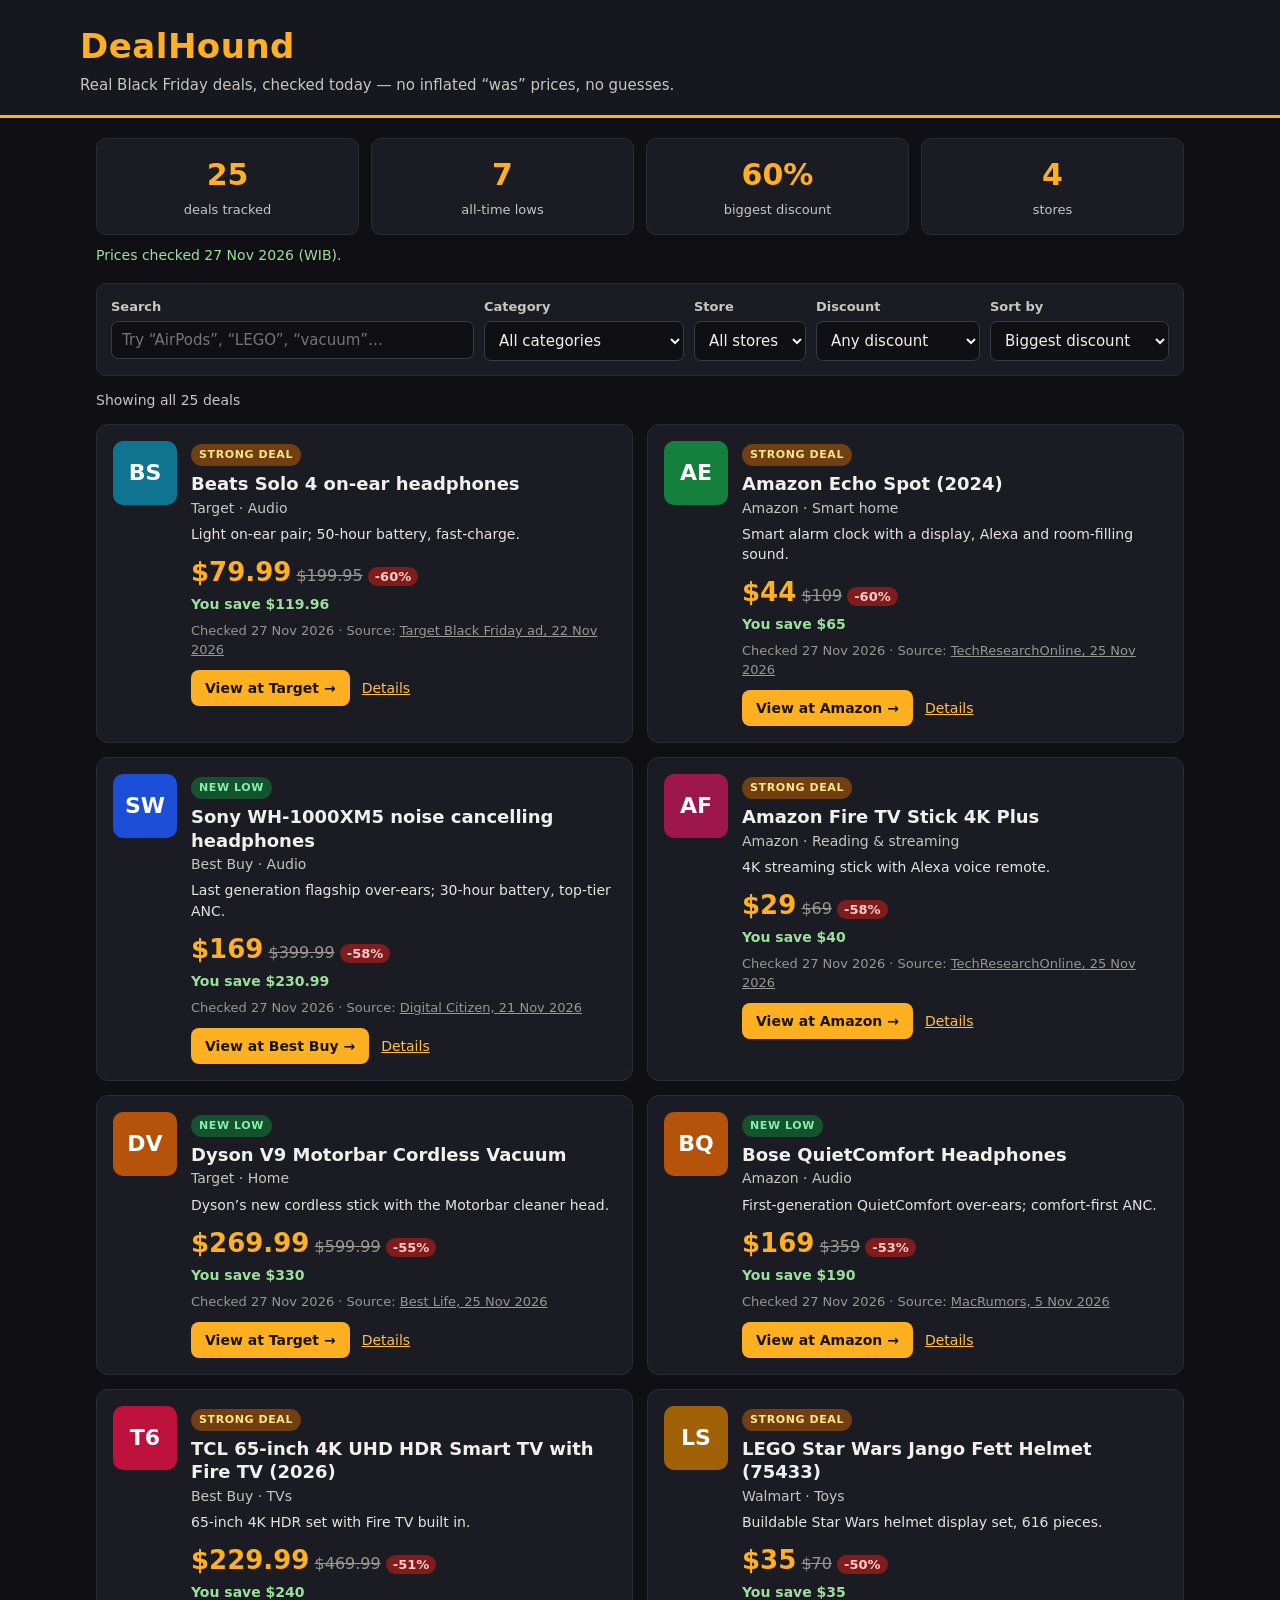
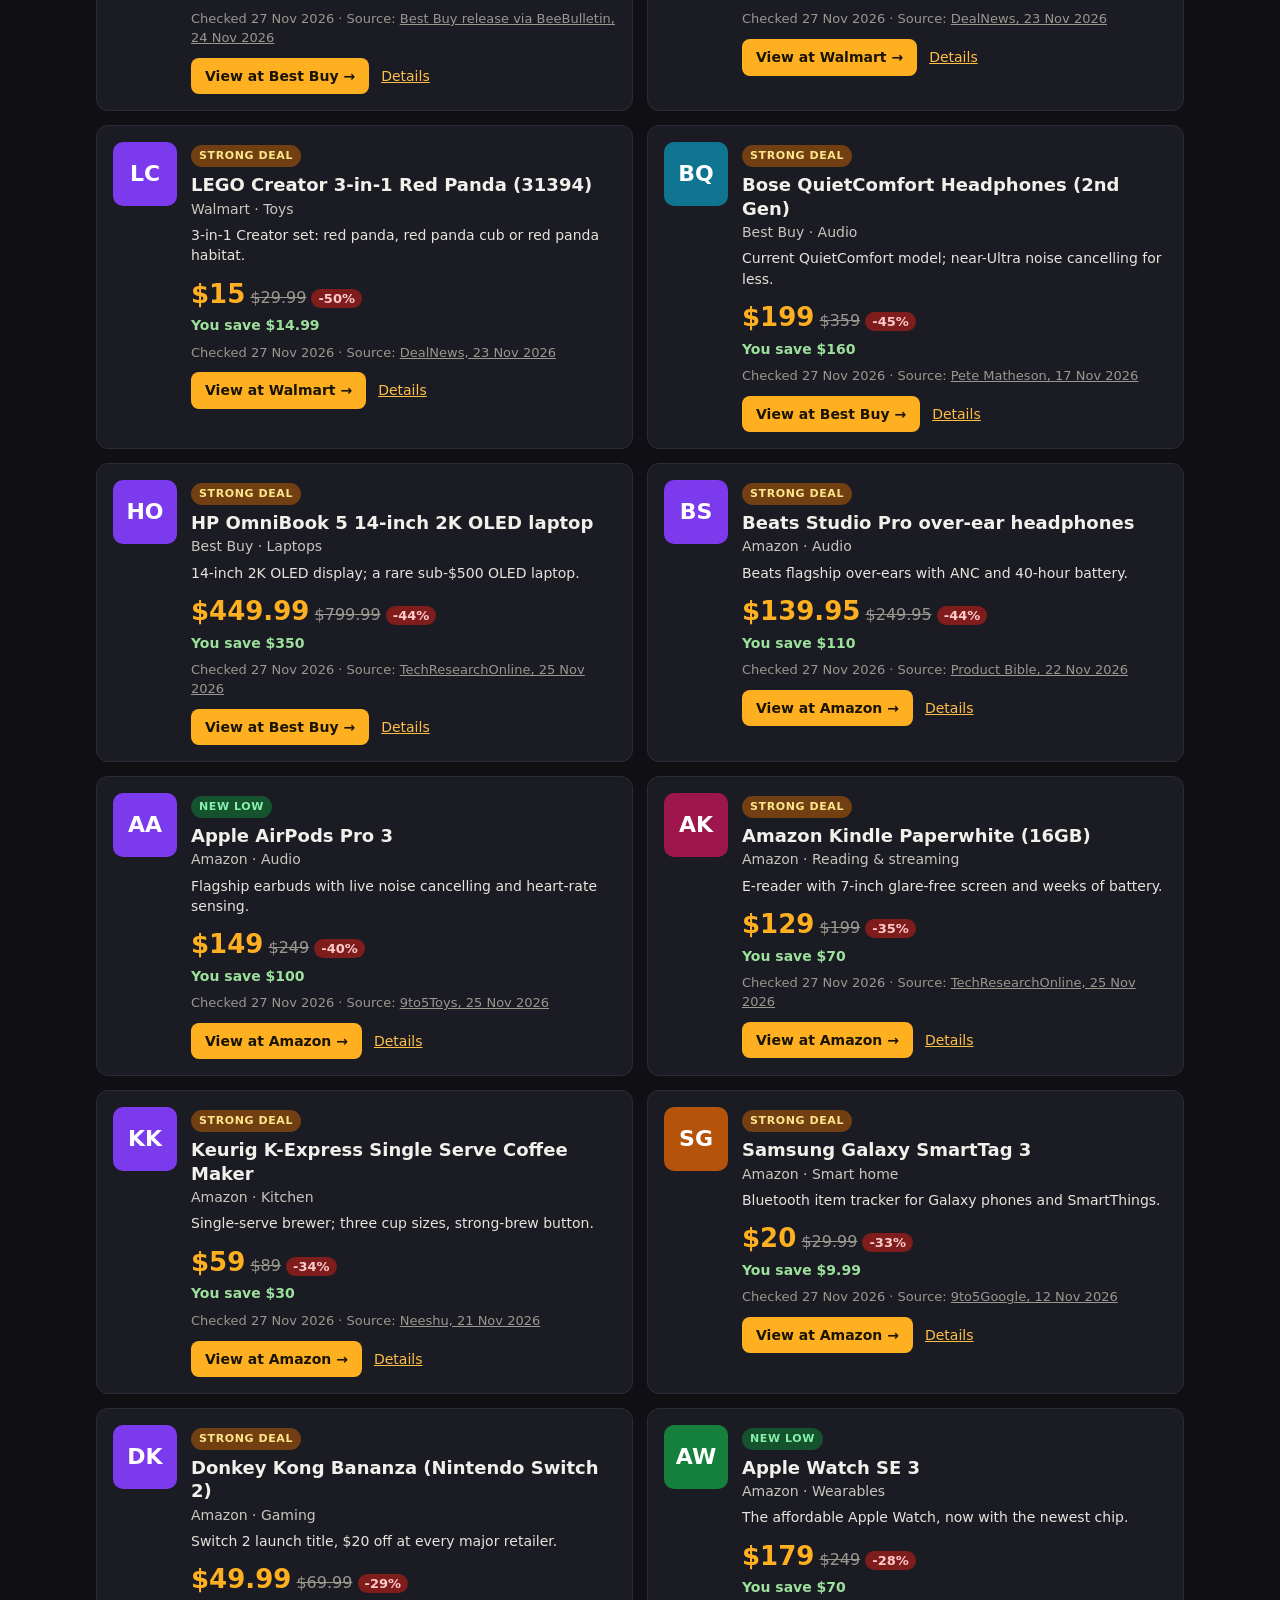
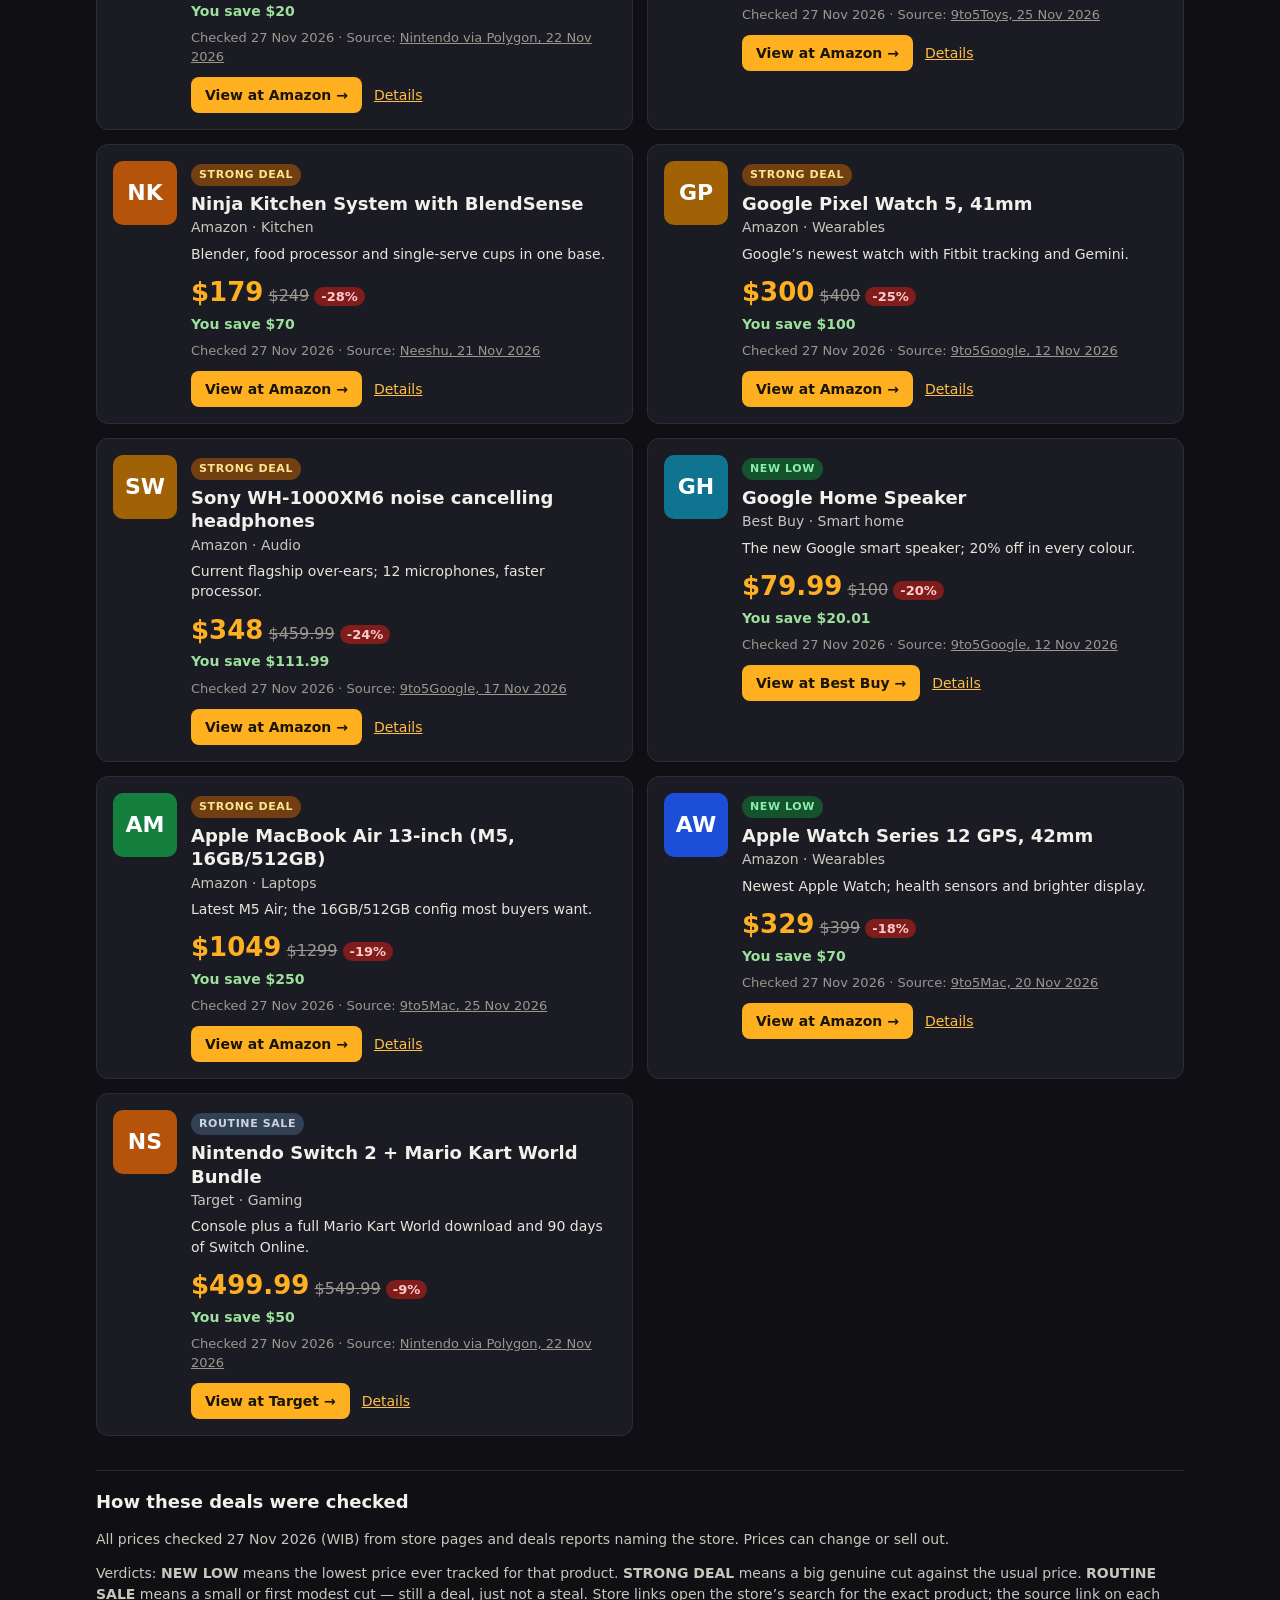
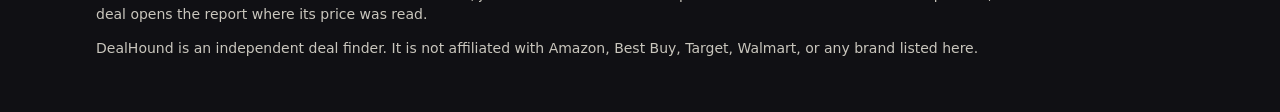
<file: app/index.html>
<!doctype html>
<html lang="en">
<head>
<meta charset="utf-8">
<meta name="viewport" content="width=device-width, initial-scale=1">
<title>DealHound — Real Black Friday Deals, Checked Today</title>
<meta name="description" content="Black Friday 2026 deals checked on 27 Nov 2026: real products at real stores, with sale price, usual price, discount and an honest verdict on each.">
<link rel="stylesheet" href="style.css">
</head>
<body>
<header class="site-head">
  <div class="head-inner">
    <p class="brand">DealHound</p>
    <p class="tagline">Real Black Friday deals, checked today — no inflated “was” prices, no guesses.</p>
  </div>
</header>

<main>
  <section class="stats" aria-label="Deal summary">
    <div class="stat"><span class="stat-num" id="stat-deals">–</span><span class="stat-label">deals tracked</span></div>
    <div class="stat"><span class="stat-num" id="stat-new-lows">–</span><span class="stat-label">all-time lows</span></div>
    <div class="stat"><span class="stat-num" id="stat-best-saving">–</span><span class="stat-label">biggest discount</span></div>
    <div class="stat"><span class="stat-num" id="stat-stores">–</span><span class="stat-label">stores</span></div>
  </section>

  <p class="checked-line" id="checked-line"></p>

  <section id="list-view">
    <div class="controls">
      <label class="control search-control">Search
        <input id="search-box" type="search" placeholder="Try “AirPods”, “LEGO”, “vacuum”…">
      </label>
      <label class="control">Category
        <select id="filter-category">
          <option value="All">All categories</option>
        </select>
      </label>
      <label class="control">Store
        <select id="filter-store">
          <option value="All">All stores</option>
        </select>
      </label>
      <label class="control">Discount
        <select id="filter-discount">
          <option value="0">Any discount</option>
          <option value="20">20% off or more</option>
          <option value="40">40% off or more</option>
          <option value="50">50% off or more</option>
        </select>
      </label>
      <label class="control">Sort by
        <select id="sort-pick">
          <option value="discount">Biggest discount</option>
          <option value="saving">Biggest saving ($)</option>
          <option value="price">Lowest price</option>
          <option value="name">Name A–Z</option>
        </select>
      </label>
    </div>

    <p id="result-count" class="result-count" aria-live="polite"></p>
    <div id="deal-grid" class="deal-grid"></div>
  </section>

  <section id="detail-view" hidden>
    <div id="detail-body" class="detail-body"></div>
  </section>

  <footer class="method">
    <h2>How these deals were checked</h2>
    <p id="method-line"></p>
    <p>Verdicts: <strong>NEW LOW</strong> means the lowest price ever tracked for that product. <strong>STRONG DEAL</strong> means a big genuine cut against the usual price. <strong>ROUTINE SALE</strong> means a small or first modest cut — still a deal, just not a steal. Store links open the store’s search for the exact product; the source link on each deal opens the report where its price was read.</p>
    <p>DealHound is an independent deal finder. It is not affiliated with Amazon, Best Buy, Target, Walmart, or any brand listed here.</p>
  </footer>
</main>

<script type="module" src="main.js"></script>
</body>
</html>
</file>
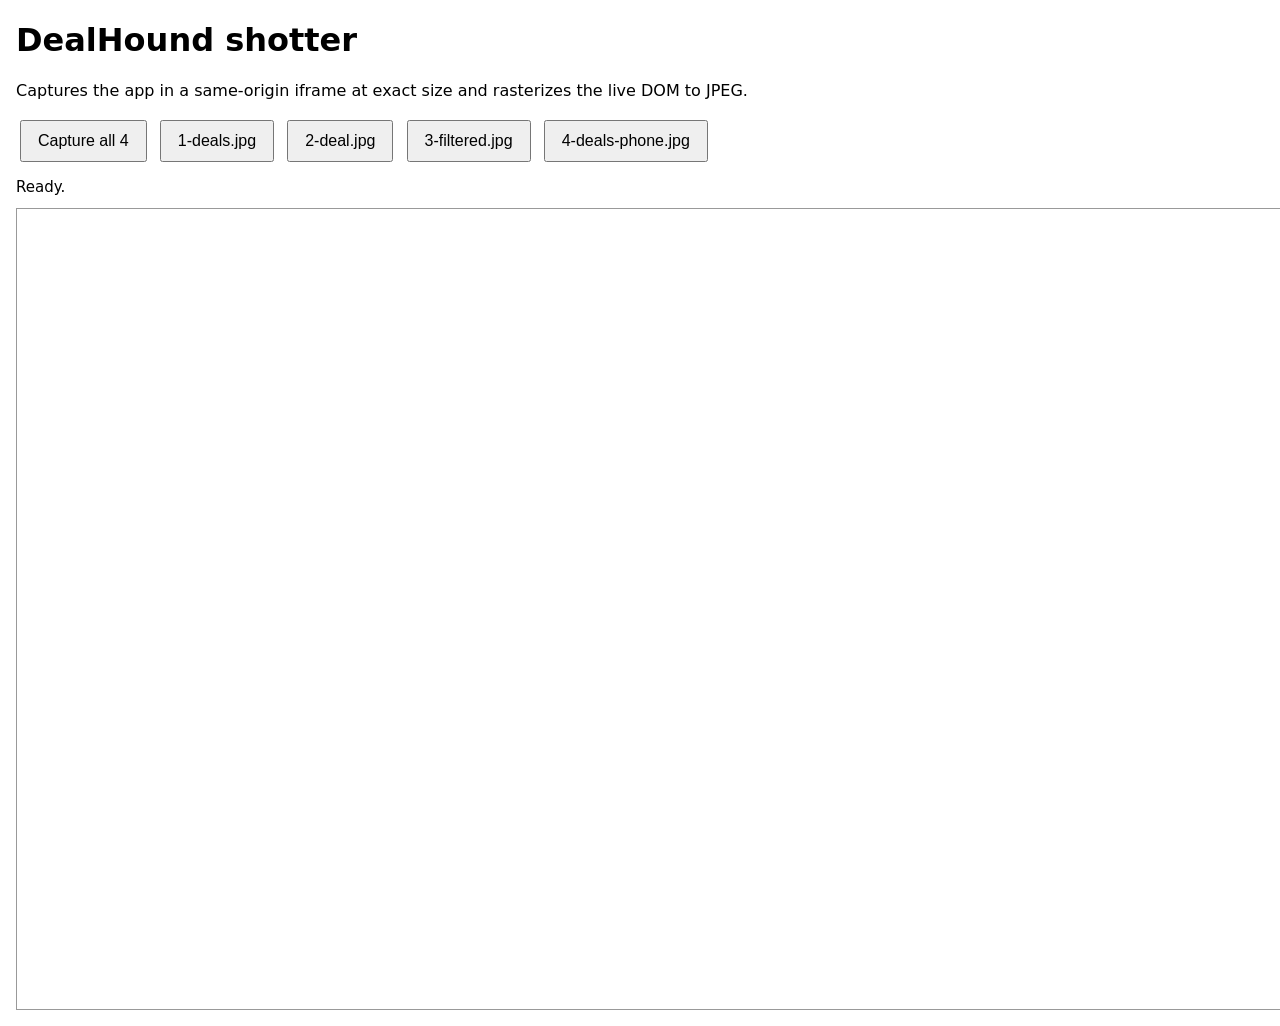
<file: shotter.html>
<!doctype html>
<html>
<head>
<meta charset="utf-8">
<title>DealHound shotter</title>
<style>body{font-family:system-ui,sans-serif;margin:16px}button{padding:10px 16px;font-size:16px;margin:4px}#status{margin-top:12px;font-size:15px}iframe{border:1px solid #999;display:block;margin-top:12px}</style>
</head>
<body>
<h1>DealHound shotter</h1>
<p>Captures the app in a same-origin iframe at exact size and rasterizes the live DOM to JPEG.</p>
<button id="all">Capture all 4</button>
<button data-view="0">1-deals.jpg</button>
<button data-view="1">2-deal.jpg</button>
<button data-view="2">3-filtered.jpg</button>
<button data-view="3">4-deals-phone.jpg</button>
<div id="status">Ready.</div>
<iframe id="frame" width="1280" height="800"></iframe>
<script>
const VIEWS = [
  {file:'1-deals.jpg', src:'app/#/', w:1280, h:800},
  {file:'2-deal.jpg', src:'app/#/deal/airpods-pro-3', w:1280, h:800},
  {file:'3-filtered.jpg', src:'app/#/', w:1280, h:800, filter:'Audio'},
  {file:'4-deals-phone.jpg', src:'app/#/', w:390, h:844}
];
const sleep = (ms) => new Promise(r => setTimeout(r, ms));
function setStatus(t){ document.getElementById('status').textContent = t; }
async function capture(v){
  setStatus('Capturing ' + v.file + ' ...');
  const css = await (await fetch('app/style.css')).text();
  const f = document.getElementById('frame');
  f.style.width = v.w + 'px'; f.style.height = v.h + 'px';
  f.width = v.w; f.height = v.h;
  f.src = v.src;
  await new Promise(r => { f.onload = r; });
  await sleep(1000);
  const doc = f.contentDocument;
  if (v.filter){
    const sel = doc.getElementById('filter-category');
    sel.value = v.filter;
    sel.dispatchEvent(new Event('change', {bubbles:true}));
    await sleep(700);
  }
  const clone = doc.documentElement.cloneNode(true);
  clone.querySelectorAll('script').forEach(s => s.remove());
  clone.querySelectorAll('link').forEach(l => l.remove());
  const st = doc.createElement('style');
  st.textContent = css;
  clone.querySelector('head').appendChild(st);
  clone.setAttribute('xmlns','http://www.w3.org/1999/xhtml');
  const html = new XMLSerializer().serializeToString(clone);
  const svg = '<svg xmlns="http://www.w3.org/2000/svg" width="' + v.w + '" height="' + v.h + '"><foreignObject width="100%" height="100%">' + html + '</foreignObject></svg>';
  const url = URL.createObjectURL(new Blob([svg], {type:'image/svg+xml;charset=utf-8'}));
  const img = new Image();
  await new Promise((res, rej) => { img.onload = res; img.onerror = () => rej(new Error('svg load failed')); img.src = url; });
  const c = document.createElement('canvas');
  c.width = v.w; c.height = v.h;
  c.getContext('2d').drawImage(img, 0, 0);
  const blob = await new Promise(r => c.toBlob(r, 'image/jpeg', 0.8));
  if (!blob) throw new Error('toBlob returned null for ' + v.file);
  const a = document.createElement('a');
  a.href = URL.createObjectURL(blob);
  a.download = v.file;
  a.click();
  setStatus(v.file + ' downloaded: ' + blob.size + ' bytes');
  return blob.size;
}
document.getElementById('all').addEventListener('click', async () => {
  try { for (const v of VIEWS){ await capture(v); await sleep(500); } setStatus('All 4 done.'); }
  catch(e){ setStatus('ERROR: ' + e.message); }
});
document.querySelectorAll('button[data-view]').forEach(b => b.addEventListener('click', async () => {
  try { await capture(VIEWS[+b.dataset.view]); } catch(e){ setStatus('ERROR: ' + e.message); }
}));
</script>
</body>
</html>
</file>
<file: app/style.css>
/* DealHound's look: a midnight-sale page — near-black background, warm amber
   for prices and calls to action, green for real lows, red for discounts.
   One breakpoint at 640px turns the grid and the controls into a phone
   layout; nothing here loads from the network. */

* { box-sizing: border-box; }

body {
  margin: 0;
  background: #101014;
  color: #f2f0ea;
  font-family: system-ui, -apple-system, "Segoe UI", Roboto, Arial, sans-serif;
  line-height: 1.45;
}

a { color: #ffbf47; }
a:hover { color: #ffd479; }

.site-head {
  background: #17171f;
  border-bottom: 3px solid #ffb020;
  padding: 22px 16px 18px;
}

.head-inner { max-width: 1120px; margin: 0 auto; }

.brand {
  margin: 0;
  font-size: 34px;
  font-weight: 800;
  letter-spacing: 0.5px;
  color: #ffb020;
}

.tagline { margin: 4px 0 0; color: #c9c6bd; font-size: 15px; }

main { max-width: 1120px; margin: 0 auto; padding: 0 16px 40px; }

.stats {
  display: grid;
  grid-template-columns: repeat(4, 1fr);
  gap: 12px;
  margin: 20px 0 8px;
}

.stat {
  background: #1b1b24;
  border: 1px solid #2c2c38;
  border-radius: 10px;
  padding: 14px 12px;
  text-align: center;
}

.stat-num {
  display: block;
  font-size: 30px;
  font-weight: 800;
  color: #ffb020;
}

.stat-label { font-size: 13px; color: #c9c6bd; }

.checked-line {
  margin: 10px 0 18px;
  color: #9be09b;
  font-size: 14px;
}

.controls {
  display: flex;
  flex-wrap: wrap;
  gap: 10px;
  background: #1b1b24;
  border: 1px solid #2c2c38;
  border-radius: 10px;
  padding: 14px;
  margin-bottom: 14px;
}

.control {
  display: flex;
  flex-direction: column;
  gap: 4px;
  font-size: 13px;
  font-weight: 700;
  color: #c9c6bd;
}

.search-control { flex: 2 1 220px; }

.control input,
.control select {
  background: #101014;
  color: #f2f0ea;
  border: 1px solid #3a3a48;
  border-radius: 7px;
  padding: 9px 10px;
  font-size: 15px;
  font-family: inherit;
}

.control input:focus,
.control select:focus {
  outline: 2px solid #ffb020;
  outline-offset: 1px;
}

.result-count { margin: 4px 0 14px; color: #c9c6bd; font-size: 14px; }

.empty-state {
  grid-column: 1 / -1;
  background: #1b1b24;
  border: 1px solid #2c2c38;
  border-radius: 12px;
  padding: 22px;
  color: #e7e4dc;
  font-size: 15px;
}

.deal-grid {
  display: grid;
  grid-template-columns: repeat(2, 1fr);
  gap: 14px;
}

.deal-card {
  display: flex;
  gap: 14px;
  background: #1b1b24;
  border: 1px solid #2c2c38;
  border-radius: 12px;
  padding: 16px;
}

.deal-tile {
  flex: 0 0 64px;
  height: 64px;
  border-radius: 10px;
  color: #fff;
  font-size: 22px;
  font-weight: 800;
  display: flex;
  align-items: center;
  justify-content: center;
}

.deal-main { min-width: 0; }

.deal-main h3 { margin: 6px 0 2px; font-size: 18px; line-height: 1.3; }
.deal-main h3 a { color: #f2f0ea; text-decoration: none; }
.deal-main h3 a:hover { color: #ffb020; }

.verdict {
  display: inline-block;
  font-size: 11px;
  font-weight: 800;
  letter-spacing: 0.6px;
  padding: 3px 8px;
  border-radius: 20px;
}

.verdict-new { background: #14532d; color: #86efac; }
.verdict-strong { background: #713f12; color: #fde68a; }
.verdict-routine { background: #334155; color: #cbd5e1; }

.deal-store { margin: 2px 0 6px; color: #c9c6bd; font-size: 14px; }
.deal-note { margin: 0 0 10px; font-size: 14px; color: #e7e4dc; }

.deal-price { margin: 0 0 2px; }
.deal-price .sale { font-size: 26px; font-weight: 800; color: #ffb020; }
.deal-price .usual { color: #9a978e; text-decoration: line-through; font-size: 16px; }
.deal-price .pct {
  background: #7f1d1d;
  color: #fecaca;
  font-weight: 800;
  font-size: 13px;
  padding: 2px 7px;
  border-radius: 20px;
}

.deal-save { margin: 2px 0 8px; font-size: 14px; color: #9be09b; font-weight: 700; }
.deal-checked { margin: 0 0 10px; font-size: 13px; color: #9a978e; }
.deal-checked a { color: #9a978e; }

.deal-actions { margin: 0; display: flex; flex-wrap: wrap; gap: 12px; }

.store-link {
  background: #ffb020;
  color: #1a1405;
  font-weight: 800;
  padding: 8px 14px;
  border-radius: 8px;
  text-decoration: none;
  font-size: 14px;
}

.store-link:hover { background: #ffc94d; color: #1a1405; }
.detail-link { align-self: center; font-size: 14px; }

.detail-body {
  background: #1b1b24;
  border: 1px solid #2c2c38;
  border-radius: 12px;
  padding: 22px;
  margin-top: 18px;
}

.detail-body h2 { margin: 10px 0 2px; font-size: 26px; }
.detail-body h3 { margin: 20px 0 6px; font-size: 17px; color: #ffb020; }
.detail-body p { margin: 6px 0; }

.back-link { margin: 0 0 12px; }

.detail-price .sale { font-size: 34px; font-weight: 800; color: #ffb020; }
.detail-price .usual { color: #9a978e; text-decoration: line-through; font-size: 20px; }

.sibling-list { margin: 6px 0 0; padding-left: 20px; }
.sibling-list li { margin: 4px 0; }

.method {
  margin-top: 34px;
  border-top: 1px solid #2c2c38;
  padding-top: 18px;
  color: #c9c6bd;
  font-size: 14px;
}

.method h2 { color: #f2f0ea; font-size: 18px; margin: 0 0 8px; }

@media (max-width: 640px) {
  .brand { font-size: 28px; }
  .stats { grid-template-columns: repeat(2, 1fr); }
  .stat-num { font-size: 24px; }
  .deal-grid { grid-template-columns: 1fr; }
  .controls { flex-direction: column; }
  .search-control { flex: 1 1 auto; }
  .deal-card { padding: 14px; }
  .deal-tile { flex-basis: 52px; height: 52px; font-size: 18px; }
  .deal-price .sale { font-size: 23px; }
  .detail-body { padding: 16px; }
  .detail-body h2 { font-size: 22px; }
}
</file>
